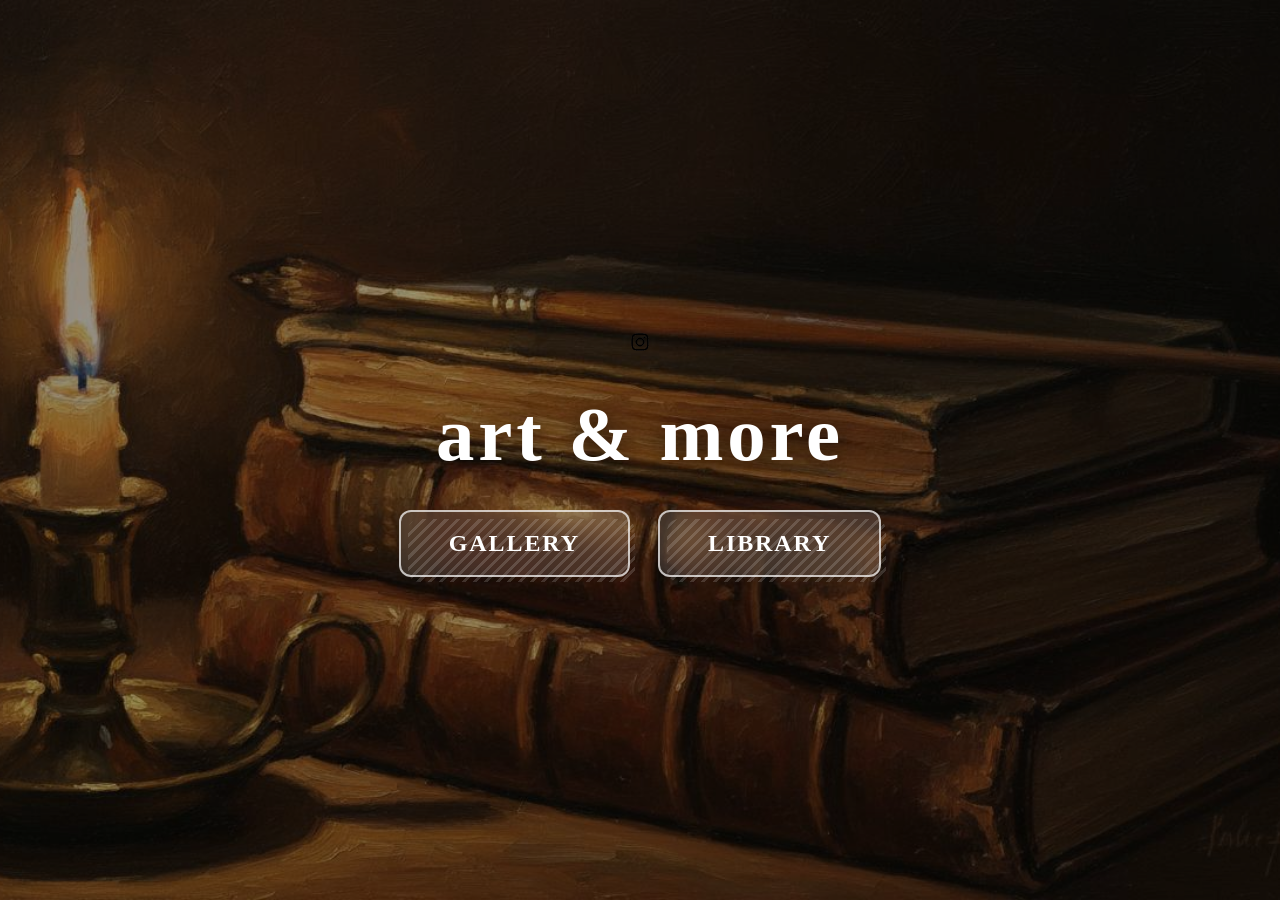
<file: index.html>
<!DOCTYPE html>
<html>
<head>
    <meta charset="UTF-8">
    <title>Redirecting...</title>
    <meta http-equiv="refresh" content="0; url=home/index.html">
</head>
<body>
    Redirecting...
</body>
</html>
</file>
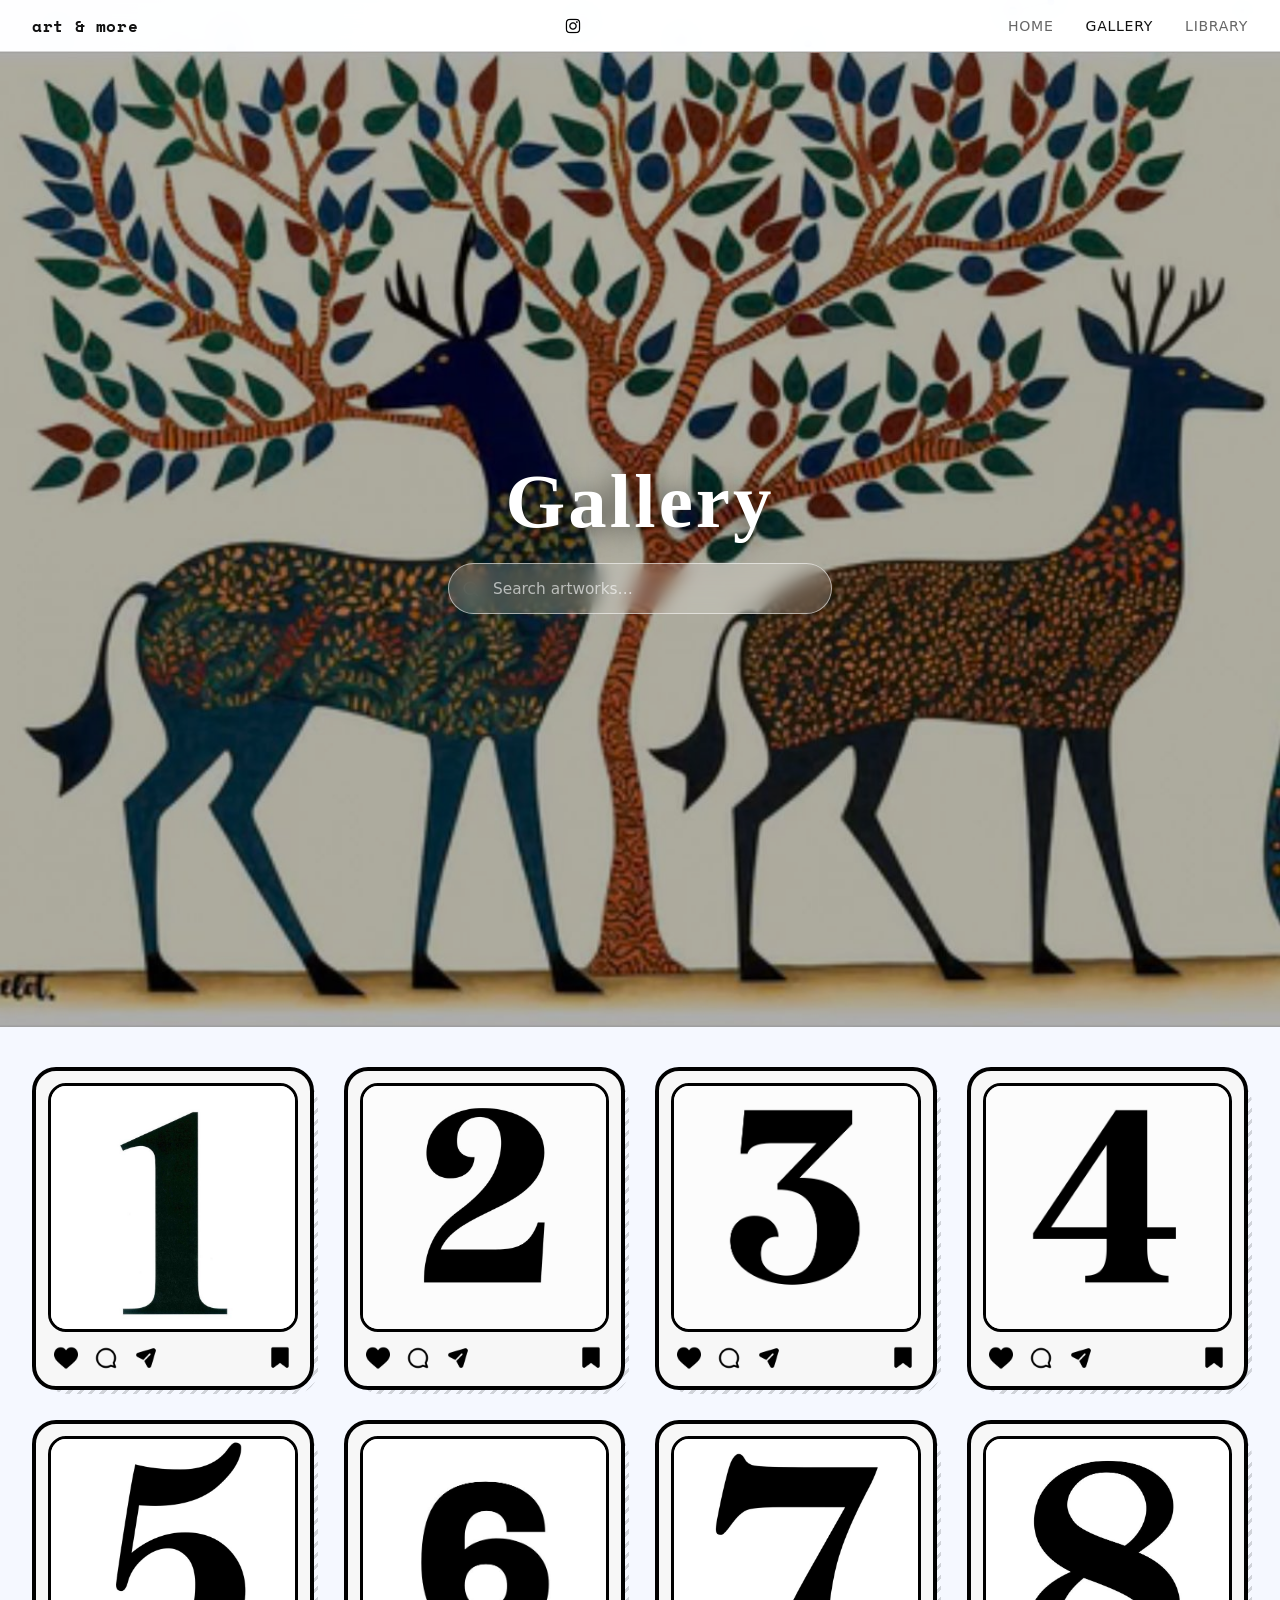
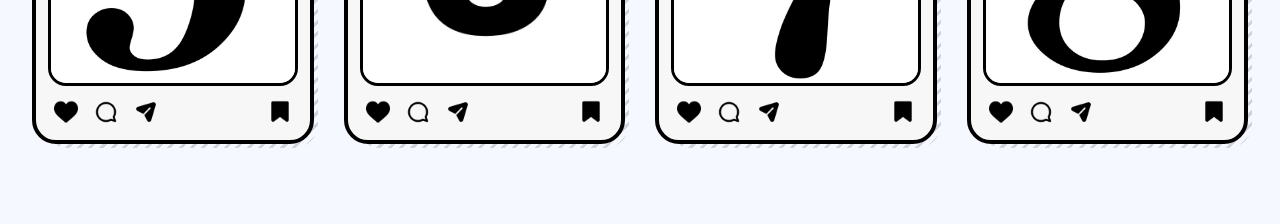
<file: gallery/index.html>
<!DOCTYPE html>
<html lang="en">

<head>

    <meta charset="UTF-8">
    <meta name="viewport" content="width=device-width, initial-scale=1.0">

    <title>Gallery | art & more</title>

    <link rel="stylesheet" href="style.css">

    <link href="https://fonts.googleapis.com/css2?family=Space+Mono:wght@400;700&display=swap" rel="stylesheet">

</head>

<body>

    <!-- Animated Background -->
    <canvas id="bgCanvas"></canvas>

    <!-- HEADER (library-style) -->
    <header class="site-header">
        <div class="header-inner">
            <span class="site-brand">art & more</span>

            <!-- IG Logo centered -->
            <a href="https://www.instagram.com/_.art_and_more._?igsh=MWM3NmZ4dXc0azN1eQ==" target="_blank" rel="noopener" class="ig-logo-link">
                <img src="../images/ig.png" alt="Instagram" class="ig-logo" />
            </a>

            <nav class="site-nav">
                <a href="../home/index.html" class="nav-link">Home</a>
                <a href="../gallery/index.html" class="nav-link active">Gallery</a>
                <a href="../library/index.html" class="nav-link">Library</a>
            </nav>
        </div>
    </header>

    <!-- HERO with responsive images + search -->
    <section class="hero">
        <!-- Desktop image -->
        <img src="img/pc.jpg" alt="Gallery" class="hero-img hero-desktop" />
        <!-- Mobile image -->
        <img src="img/mobile.jpg" alt="Gallery Mobile" class="hero-img hero-mobile" />

        <!-- Overlay: title + search centered -->
        <div class="hero-overlay">
            <h1 class="hero-title">Gallery</h1>
            <div class="hero-search-wrap">
                <svg class="search-icon" viewBox="0 0 24 24" fill="none" stroke="currentColor" stroke-width="2">
                    <circle cx="11" cy="11" r="8"/><line x1="21" y1="21" x2="16.65" y2="16.65"/>
                </svg>
                <input
                    type="text"
                    class="hero-search"
                    placeholder="Search artworks…"
                    id="gallerySearchInput"
                />
            </div>
        </div>
    </section>

    <!-- Gallery Grid -->

    <section class="gallery" id="galleryGrid">

        <!-- Post 1 -->

        <div class="post-card" data-title="artwork 1">

            <div class="image-container">

                <img src="img/1.jpg" alt="Artwork 1">

            </div>

            <div class="post-actions">

                <div class="left-icons">

                    <img src="../images/heart.png" alt="Like">

                    <img src="../images/bubble-chat.png" alt="Comment">

                    <img src="../images/send.png" alt="Share">

                </div>

                <img
                    src="../images/bookmark.png"
                    alt="Save"
                    class="save-icon"
                >

            </div>

        </div>

        <!-- Post 2 -->

        <div class="post-card" data-title="artwork 2">

            <div class="image-container">

                <img src="img/2.jpg" alt="Artwork 2">

            </div>

            <div class="post-actions">

                <div class="left-icons">

                    <img src="../images/heart.png">

                    <img src="../images/bubble-chat.png">

                    <img src="../images/send.png">

                </div>

                <img
                    src="../images/bookmark.png"
                    class="save-icon"
                >

            </div>

        </div>

        <!-- Post 3 -->

        <div class="post-card" data-title="artwork 3">

            <div class="image-container">

                <img src="img/3.jpg" alt="Artwork 3">

            </div>

            <div class="post-actions">

                <div class="left-icons">

                    <img src="../images/heart.png">

                    <img src="../images/bubble-chat.png">

                    <img src="../images/send.png">

                </div>

                <img
                    src="../images/bookmark.png"
                    class="save-icon"
                >

            </div>

        </div>

        <!-- Post 4 -->

        <div class="post-card" data-title="artwork 4">

            <div class="image-container">

                <img src="img/4.jpg" alt="Artwork 4">

            </div>

            <div class="post-actions">

                <div class="left-icons">

                    <img src="../images/heart.png">

                    <img src="../images/bubble-chat.png">

                    <img src="../images/send.png">

                </div>

                <img
                    src="../images/bookmark.png"
                    class="save-icon"
                >

            </div>

        </div>

        <!-- Post 5 -->

        <div class="post-card" data-title="artwork 5">

            <div class="image-container">

                <img src="img/5.jpg" alt="Artwork 5">

            </div>

            <div class="post-actions">

                <div class="left-icons">

                    <img src="../images/heart.png">

                    <img src="../images/bubble-chat.png">

                    <img src="../images/send.png">

                </div>

                <img
                    src="../images/bookmark.png"
                    class="save-icon"
                >

            </div>

        </div>

        <!-- Post 6 -->

        <div class="post-card" data-title="artwork 6">

            <div class="image-container">

                <img src="img/6.jpg" alt="Artwork 6">

            </div>

            <div class="post-actions">

                <div class="left-icons">

                    <img src="../images/heart.png">

                    <img src="../images/bubble-chat.png">

                    <img src="../images/send.png">

                </div>

                <img
                    src="../images/bookmark.png"
                    class="save-icon"
                >

            </div>

        </div>

        <!-- Post 7 -->

        <div class="post-card" data-title="artwork 7">

            <div class="image-container">

                <img src="img/7.jpg" alt="Artwork 7">

            </div>

            <div class="post-actions">

                <div class="left-icons">

                    <img src="../images/heart.png">

                    <img src="../images/bubble-chat.png">

                    <img src="../images/send.png">

                </div>

                <img
                    src="../images/bookmark.png"
                    class="save-icon"
                >

            </div>

        </div>

        <!-- Post 8 -->

        <div class="post-card" data-title="artwork 8">

            <div class="image-container">

                <img src="img/8.jpg" alt="Artwork 8">

            </div>

            <div class="post-actions">

                <div class="left-icons">

                    <img src="../images/heart.png">

                    <img src="../images/bubble-chat.png">

                    <img src="../images/send.png">

                </div>

                <img
                    src="../images/bookmark.png"
                    class="save-icon"
                >

            </div>

        </div>

    </section>

    <!-- No results message -->
    <p class="no-results" id="galleryNoResults" style="display:none;">No artworks found.</p>

    <!-- Coming Soon Modal Popup -->
    <div id="comingSoonModal" class="modal-overlay">
        <div class="modal-card">
            <h2>Coming Soon</h2>
            <p>We are building new creative artwork collections and custom filter tools. Stay tuned!</p>
            <button id="closeModalBtn" class="modal-btn">Explore Now</button>
        </div>
    </div>

    <script src="script.js"></script>

</body>

</html>
</file>
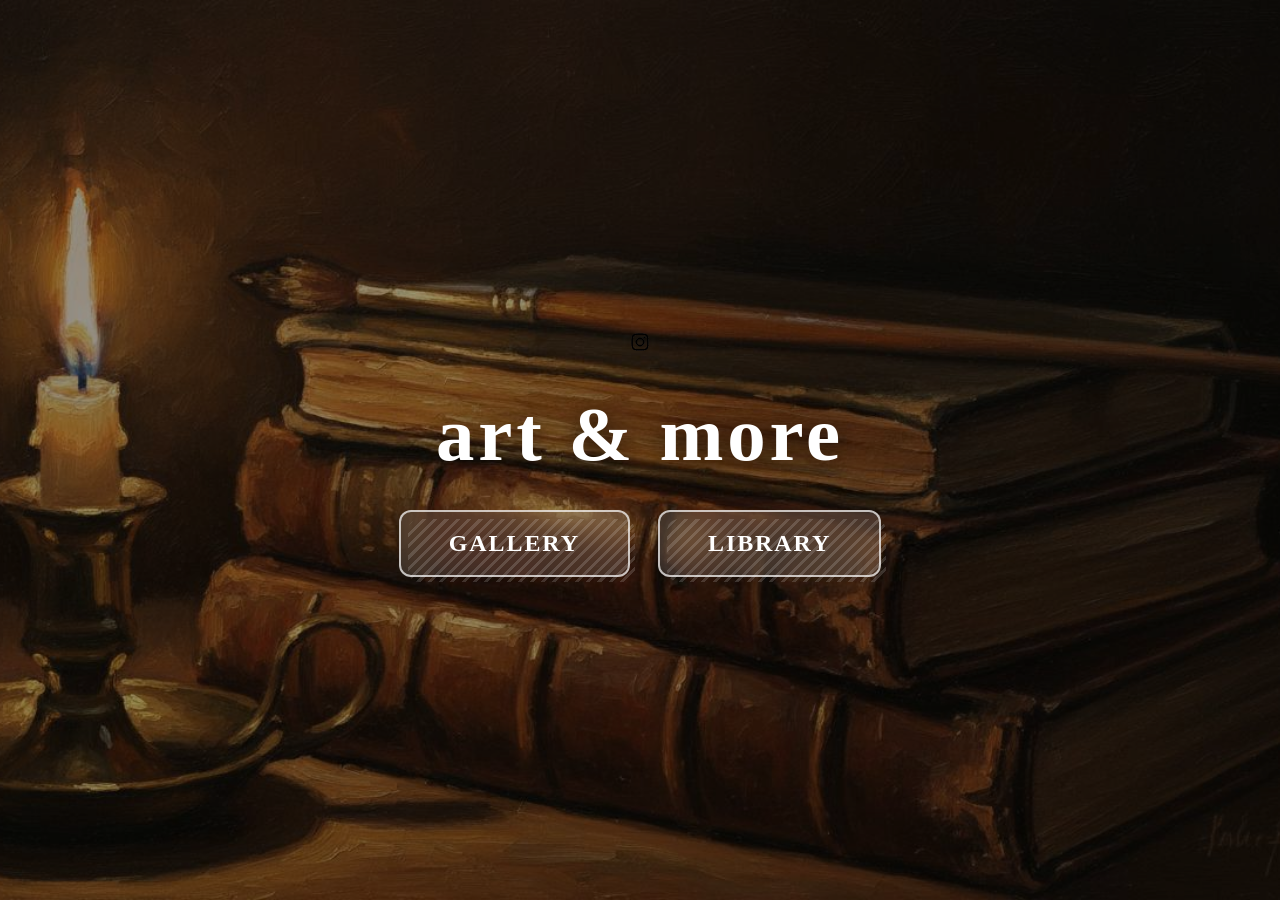
<file: home/index.html>
<!DOCTYPE html>
<html lang="en">
<head>
  <meta charset="UTF-8">
  <meta name="viewport" content="width=device-width, initial-scale=1.0">
  <title>Home | art & more</title>
  <link rel="stylesheet" href="style.css">
</head>
<body>

  <!-- Animated Background -->
  <canvas id="bgCanvas"></canvas>

  <!-- HERO with cards overlaid -->
  <section class="hero">
    <img src="img/hero-books.jpg" alt="Home Hero" class="hero-img hero-desktop" />
    <img src="img/mobile.jpg" alt="Home Mobile" class="hero-img hero-mobile" />

    <div class="hero-overlay">
      <!-- IG Logo -->
      <a href="https://www.instagram.com/_.art_and_more._?igsh=MWM3NmZ4dXc0azN1eQ==" target="_blank" rel="noopener" class="ig-logo-link">
        <img src="../images/ig.png" alt="Instagram" class="ig-logo" />
      </a>

      <h1 class="hero-title">art & more</h1>

      <!-- PORTAL CARDS on the image -->
      <div class="portal-row">
        <a href="../gallery/index.html" class="portal-card">Gallery</a>
        <a href="../library/index.html" class="portal-card">Library</a>
      </div>
    </div>
  </section>

  <script src="../gallery/script.js"></script>

</body>
</html>
</file>
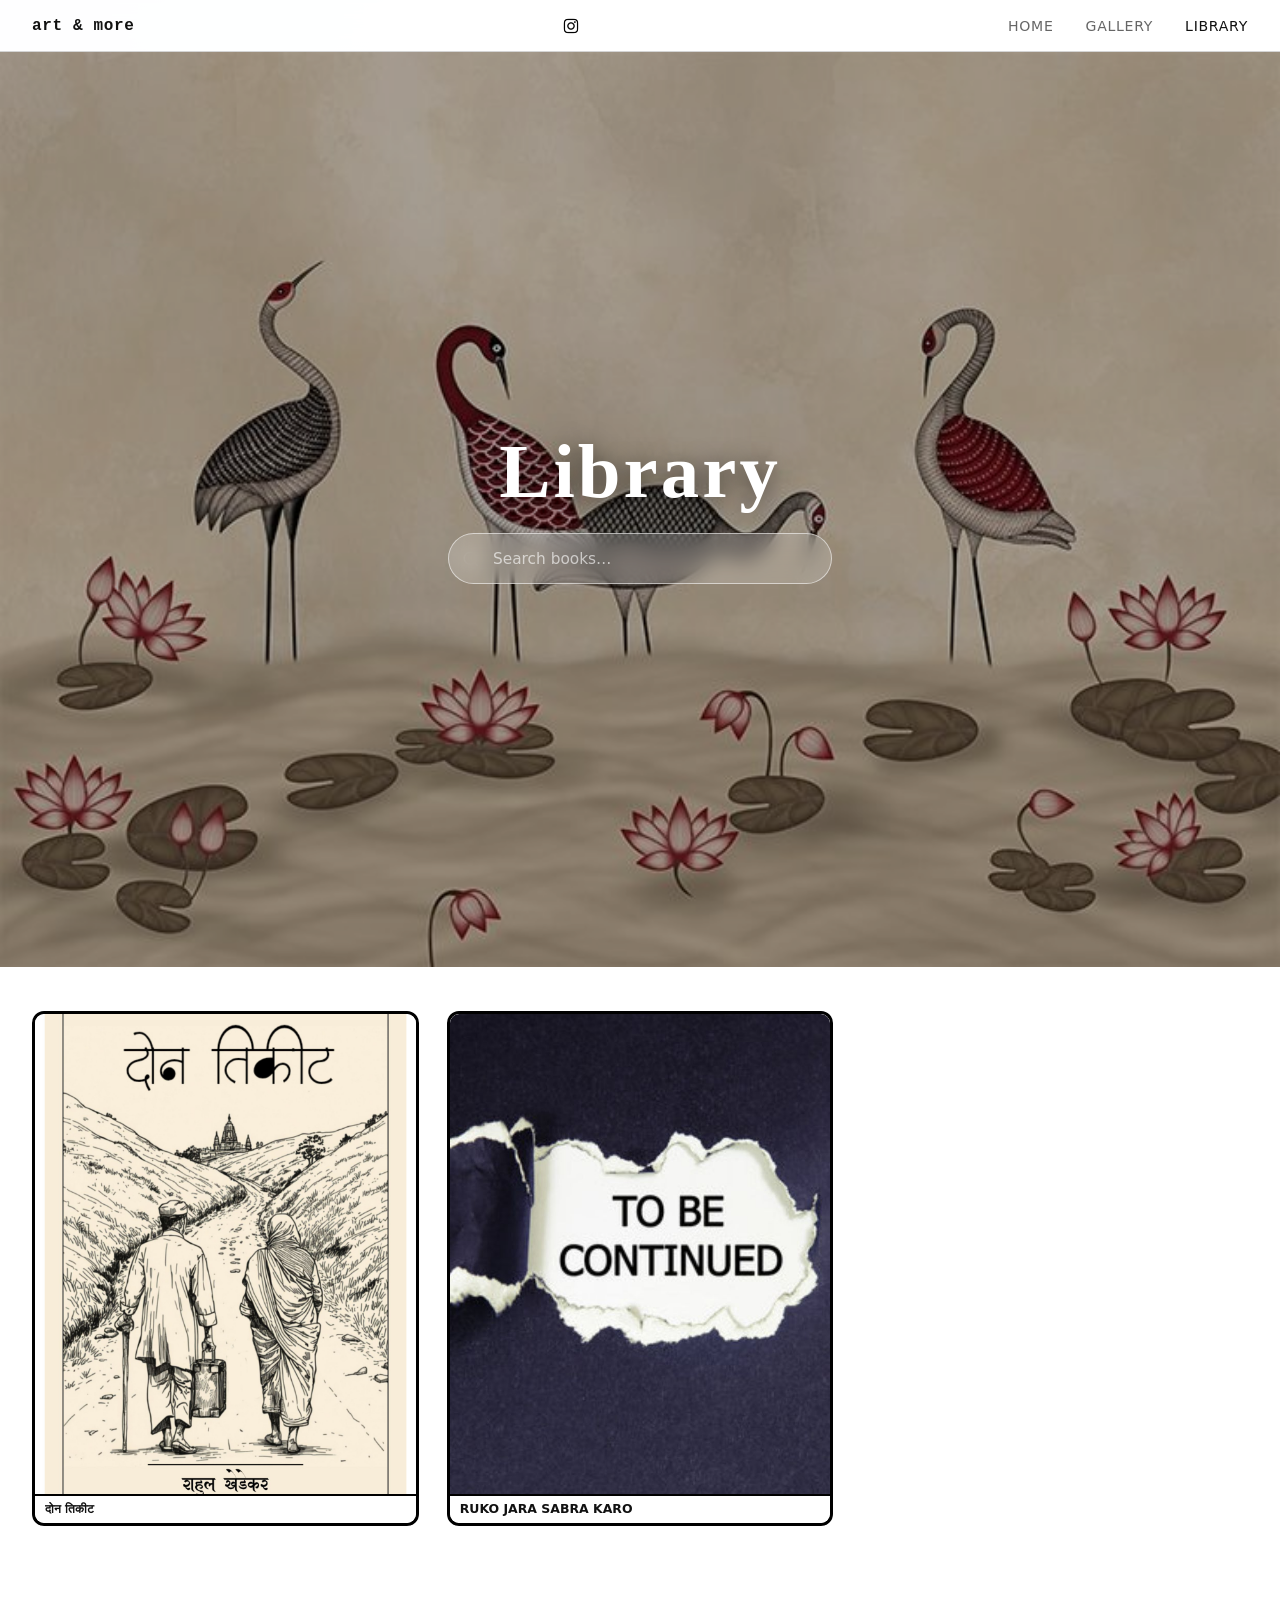
<file: library/index.html>
<!DOCTYPE html>
<html lang="en">
<head>
  <meta charset="UTF-8" />
  <meta name="viewport" content="width=device-width, initial-scale=1.0" />
  <title>Library | art & more</title>
  <link rel="stylesheet" href="style.css" />
</head>
<body>

  <!-- Animated Background -->
  <canvas id="bgCanvas"></canvas>

  <!-- HEADER -->
  <header class="site-header">
    <div class="header-inner">
      <span class="site-brand">art & more</span>

      <!-- IG Logo centered -->
      <a href="https://www.instagram.com/_.art_and_more._?igsh=MWM3NmZ4dXc0azN1eQ==" target="_blank" rel="noopener" class="ig-logo-link">
        <img src="../images/ig.png" alt="Instagram" class="ig-logo" />
      </a>

      <nav class="site-nav">
        <a href="../home/index.html" class="nav-link">Home</a>
        <a href="../gallery/index.html" class="nav-link">Gallery</a>
        <a href="./index.html" class="nav-link active">Library</a>
      </nav>
    </div>
  </header>

  <!-- HERO SECTION -->
  <section class="hero">
    <!-- Desktop image -->
    <img src="img/cranes.jpg" alt="Library" class="hero-img hero-desktop" />
    <!-- Mobile image -->
    <img src="img/mobile.jpg" alt="Library Mobile" class="hero-img hero-mobile" />

    <!-- Overlay: title + search centered -->
    <div class="hero-overlay">
      <h1 class="hero-title">Library</h1>
      <div class="hero-search-wrap">
        <svg class="search-icon" viewBox="0 0 24 24" fill="none" stroke="currentColor" stroke-width="2">
          <circle cx="11" cy="11" r="8"/><line x1="21" y1="21" x2="16.65" y2="16.65"/>
        </svg>
        <input
          type="text"
          class="hero-search"
          placeholder="Search books…"
          id="searchInput"
        />
      </div>
    </div>
  </section>

  <!-- BOOK GRID -->
  <main class="library-section">
    <div class="book-grid" id="bookGrid"></div>
    <p class="no-results" id="noResults" style="display:none;">No books found.</p>
  </main>

  <script src="../gallery/script.js"></script>
  <script src="script.js"></script>
</body>
</html>
</file>
<file: gallery/style.css>
/* ============================================================
   RESET & ROOT
============================================================ */
*, *::before, *::after {
    box-sizing: border-box;
    margin: 0;
    padding: 0;
}

:root {
    --bg: #f5f8ff;
    --card: #f7f7f7;
    --blue: #2563eb;
    --text: #111111;
    --border: #d4d4d4;
    --text-muted: #666666;
    --header-h: 52px;
    --font-display: 'Georgia', serif;
    --font-mono: 'Space Mono', 'Courier New', monospace;
    --font-body: 'Segoe UI', system-ui, sans-serif;
    --radius-card: 24px;
    --radius-sm: 30px;
}

html { scroll-behavior: smooth; }

body {
    font-family: var(--font-body);
    background: var(--bg);
    overflow-x: hidden;
    color: var(--text);
}

/* ============================================================
   IG LOGO
============================================================ */
.ig-logo-link {
    display: inline-block;
    line-height: 0;
    transition: opacity 0.2s ease, transform 0.2s ease;
    flex-shrink: 0;
}

.ig-logo-link:hover {
    opacity: 0.8;
    transform: scale(1.08);
}

.ig-logo {
    width: 32px;
    height: 32px;
    object-fit: cover;
    border-radius: 50%;
    display: block;
}


/* ============================================================
   ANIMATED BACKGROUND
============================================================ */
#bgCanvas {
    position: fixed;
    top: 0;
    left: 0;
    width: 100%;
    height: 100%;
    z-index: -1;
    background:
        radial-gradient(circle at top left, rgba(37,99,235,.12), transparent 30%),
        radial-gradient(circle at bottom right, rgba(59,130,246,.12), transparent 30%),
        linear-gradient(180deg, #eef5ff, #f8fbff);
}

/* ============================================================
   HEADER (library-style)
============================================================ */
.site-header {
    position: sticky;
    top: 0;
    z-index: 100;
    height: var(--header-h);
    background: rgba(255,255,255,0.96);
    backdrop-filter: blur(10px);
    border-bottom: 1px solid var(--border);
}

.header-inner {
    max-width: 1320px;
    margin: 0 auto;
    height: 100%;
    display: flex;
    align-items: center;
    justify-content: space-between;
    padding: 0 32px;
}

.site-brand {
    font-family: var(--font-mono);
    font-size: 1rem;
    letter-spacing: 0.04em;
    color: var(--text);
    font-weight: 700;
    white-space: nowrap;
}

.site-nav {
    display: flex;
    gap: 32px;
    align-items: center;
}

.nav-link {
    text-decoration: none;
    font-family: var(--font-body);
    font-size: 0.88rem;
    letter-spacing: 0.05em;
    text-transform: uppercase;
    color: var(--text-muted);
    transition: color 0.2s;
    font-weight: 500;
}

.nav-link:hover,
.nav-link.active {
    color: var(--text);
}

/* ============================================================
   HERO — responsive images + search overlay
============================================================ */
.hero {
    position: relative;
    width: 100%;
    line-height: 0;
}

.hero-img {
    width: 100%;
    height: auto;
    display: block;
}

.hero-desktop { display: block; }
.hero-mobile  { display: none;  }

.hero-overlay {
    position: absolute;
    inset: 0;
    display: flex;
    flex-direction: column;
    align-items: center;
    justify-content: center;
    gap: 22px;
    background: rgba(0,0,0,0.32);
}

.hero-title {
    font-family: var(--font-display);
    font-size: clamp(3rem, 6vw, 6rem);
    font-weight: 700;
    color: #ffffff;
    letter-spacing: 0.04em;
    text-shadow: 0 3px 24px rgba(0,0,0,0.6);
    line-height: 1;
}

.hero-search-wrap {
    position: relative;
    width: clamp(260px, 30vw, 480px);
}

.search-icon {
    position: absolute;
    left: 14px;
    top: 50%;
    transform: translateY(-50%);
    width: 18px;
    height: 18px;
    stroke: rgba(255,255,255,0.7);
    pointer-events: none;
}

.hero-search {
    width: 100%;
    height: clamp(40px, 4vw, 54px);
    background: rgba(255,255,255,0.18);
    backdrop-filter: blur(10px);
    border: 1.5px solid rgba(255,255,255,0.55);
    border-radius: var(--radius-sm);
    color: #fff;
    font-size: clamp(0.85rem, 1.2vw, 1rem);
    font-family: var(--font-body);
    padding: 0 18px 0 44px;
    outline: none;
    transition: border-color 0.2s, background 0.2s;
}

.hero-search::placeholder { color: rgba(255,255,255,0.62); }
.hero-search:focus {
    border-color: rgba(255,255,255,0.95);
    background: rgba(255,255,255,0.26);
}

/* ============================================================
   GALLERY GRID
============================================================ */
.gallery {
    width: 95%;
    max-width: 1600px;
    margin: 40px auto 80px;
    display: grid;
    grid-template-columns: repeat(4, 1fr);
    gap: 30px;
}

/* ============================================================
   INSTAGRAM CARD
============================================================ */
.post-card {
    width: 100%;
    max-width: 360px;
    margin: auto;
    background: var(--card);
    border: 4px solid #000;
    border-radius: var(--radius-card);
    padding: 12px;
    transition: .35s;
    position: relative;
    transform-style: preserve-3d;
}

.post-card::after {
    content: '';
    position: absolute;
    top: 8px;
    left: 8px;
    right: -8px;
    bottom: -8px;
    border-radius: var(--radius-card);
    background: repeating-linear-gradient(
        -45deg,
        rgba(0,0,0,0.15),
        rgba(0,0,0,0.15) 2.9px,
        transparent 2.9px,
        transparent 8px
    );
    z-index: -1;
    transform: translateZ(-1px);
    transition: .35s;
}

.post-card:hover {
    transform: translateY(-8px);
}

.post-card:hover::after {
    top: 14px;
    left: 14px;
    right: -14px;
    bottom: -14px;
    background: repeating-linear-gradient(
        -45deg,
        rgba(37,99,235,0.2),
        rgba(37,99,235,0.2) 2.9px,
        transparent 2.9px,
        transparent 8px
    );
    transform: translateZ(-1px);
}

/* ============================================================
   IMAGE BOX
============================================================ */
.image-container {
    width: 100%;
    aspect-ratio: 1/1;
    border: 3px solid #000;
    border-radius: 18px;
    overflow: hidden;
    background: #ddd;
}

.image-container img {
    width: 100%;
    height: 100%;
    object-fit: cover;
    display: block;
    transition: .4s;
}

.post-card:hover img {
    transform: scale(1.05);
}

/* ============================================================
   ICON BAR
============================================================ */
.post-actions {
    display: flex;
    justify-content: space-between;
    align-items: center;
    padding: 14px 6px 4px;
}

.left-icons {
    display: flex;
    gap: 16px;
}

.left-icons img {
    width: 24px;
    height: 24px;
    cursor: pointer;
    transition: .25s;
}

.save-icon {
    width: 24px;
    height: 24px;
    cursor: pointer;
    transition: .25s;
}

.left-icons img:hover,
.save-icon:hover {
    transform: scale(1.15);
}

/* ============================================================
   NO RESULTS
============================================================ */
.no-results {
    text-align: center;
    color: var(--text-muted);
    font-size: 1rem;
    padding: 60px 0 80px;
    font-family: var(--font-body);
}

/* ============================================================
   COMING SOON MODAL
============================================================ */
.modal-overlay {
    position: fixed;
    top: 0;
    left: 0;
    width: 100%;
    height: 100%;
    background: rgba(0,0,0,0.4);
    backdrop-filter: blur(8px);
    display: flex;
    justify-content: center;
    align-items: center;
    z-index: 9999;
    opacity: 0;
    pointer-events: none;
    transition: opacity 0.4s ease;
}

.modal-overlay.active {
    opacity: 1;
    pointer-events: auto;
}

.modal-card {
    background: #ffffff;
    border: 4px solid #000;
    border-radius: 24px;
    padding: 35px 25px;
    width: 90%;
    max-width: 400px;
    text-align: center;
    outline: 2px solid #000;
    outline-offset: 4px;
    transform: translateY(20px);
    transition: transform 0.4s cubic-bezier(0.175, 0.885, 0.32, 1.275);
    position: relative;
    transform-style: preserve-3d;
}

.modal-card::after {
    content: '';
    position: absolute;
    top: 12px;
    left: 12px;
    right: -12px;
    bottom: -12px;
    border-radius: 24px;
    background: repeating-linear-gradient(
        -45deg,
        rgba(0,0,0,0.15),
        rgba(0,0,0,0.15) 2.9px,
        transparent 2.9px,
        transparent 8px
    );
    z-index: -1;
    transform: translateZ(-1px);
}

.modal-overlay.active .modal-card {
    transform: translateY(0);
}

.modal-card h2 {
    font-size: 28px;
    font-weight: 700;
    color: #000;
    margin-bottom: 12px;
    letter-spacing: 1px;
    font-family: var(--font-body);
}

.modal-card p {
    font-size: 14px;
    line-height: 1.6;
    color: #555;
    margin-bottom: 24px;
    font-family: var(--font-body);
}

.modal-btn {
    font-family: var(--font-mono);
    font-size: 14px;
    font-weight: 700;
    color: #000;
    background: #ffffff;
    border: 3px solid #000;
    border-radius: 12px;
    padding: 10px 24px;
    cursor: pointer;
    box-shadow: 4px 4px 0 #000;
    transition: all 0.2s ease;
    outline: none;
}

.modal-btn:hover {
    background: var(--blue);
    color: #ffffff;
    box-shadow: 2px 2px 0 #000;
    transform: translate(2px, 2px);
}

.modal-btn:active {
    box-shadow: 0 0 0 #000;
    transform: translate(4px, 4px);
}

/* ============================================================
   RESPONSIVE
============================================================ */
@media (max-width: 1024px) {
    .gallery {
        grid-template-columns: repeat(3, 1fr);
        gap: 20px;
    }
}

@media (max-width: 768px) {
    .hero-desktop { display: none !important; }
    .hero-mobile  { display: block !important; }

    .hero-title { font-size: 2.2rem; }
    .hero-search-wrap { width: calc(100% - 48px); }

    .gallery {
        grid-template-columns: repeat(2, 1fr);
        gap: 15px;
    }

    .post-card {
        width: 100%;
        max-width: none;
        border: 3px solid #000;
        padding: 8px;
        border-radius: 16px;
    }

    .image-container {
        border: 2px solid #000;
        border-radius: 12px;
    }

    .header-inner { padding: 0 16px; }
    .site-brand   { font-size: 0.8rem; }
    .site-nav     { gap: 16px; }
    .nav-link     { font-size: 0.78rem; }
}

@media (max-width: 420px) {
    .gallery { gap: 10px; }
    .hero-title { font-size: 1.8rem; }
}
</file>
<file: home/style.css>
/* ============================================================
   RESET & ROOT
============================================================ */
*, *::before, *::after {
  box-sizing: border-box;
  margin: 0;
  padding: 0;
}

:root {
  --font-display: 'Georgia', serif;
  --font-body: 'Segoe UI', system-ui, sans-serif;
  --radius-card: 12px;
}

html, body {
  width: 100%;
  height: 100%;
}

body {
  font-family: var(--font-body);
  background: #000;
  overflow: hidden; /* full-screen hero */
}

/* IG Logo */
.ig-logo-link {
  display: inline-block;
  line-height: 0;
  transition: opacity 0.2s ease, transform 0.2s ease;
}

.ig-logo-link:hover {
  opacity: 0.8;
  transform: scale(1.08);
}

.ig-logo {
  width: 38px;
  height: 38px;
  object-fit: cover;
  border-radius: 50%;
  display: block;
}


/* ============================================================
   ANIMATED BACKGROUND
============================================================ */
#bgCanvas {
  position: fixed;
  top: 0;
  left: 0;
  width: 100%;
  height: 100%;
  z-index: 0;
}

/* ============================================================
   HERO — full screen
============================================================ */
.hero {
  position: relative;
  width: 100%;
  height: 100vh;
  z-index: 1;
  overflow: hidden;
}

.hero-img {
  width: 100%;
  height: 100%;
  object-fit: cover;
  object-position: center;
  display: block;
}

.hero-desktop { display: block; }
.hero-mobile  { display: none;  }

/* Dark overlay so text is readable */
.hero-overlay {
  position: absolute;
  inset: 0;
  display: flex;
  flex-direction: column;
  align-items: center;
  justify-content: center;
  gap: 36px;
  background: rgba(0, 0, 0, 0.40);
}

.hero-title {
  font-family: var(--font-display);
  font-size: clamp(2.8rem, 6vw, 6rem);
  font-weight: 700;
  color: #ffffff;
  letter-spacing: 0.05em;
  text-shadow: 0 4px 28px rgba(0,0,0,0.7);
  line-height: 1;
  text-align: center;
}

/* ============================================================
   PORTAL CARDS — side by side on the image
============================================================ */
.portal-row {
  display: flex;
  flex-direction: row;
  gap: 28px;
  align-items: center;
  justify-content: center;
}

.portal-card {
  /* text only, card style */
  font-family: var(--font-display);
  font-size: clamp(1.1rem, 2vw, 1.5rem);
  font-weight: 700;
  letter-spacing: 0.08em;
  text-transform: uppercase;
  color: #ffffff;
  text-decoration: none;

  /* card box */
  padding: 18px 48px;
  background: rgba(255, 255, 255, 0.12);
  backdrop-filter: blur(12px);
  border: 2.5px solid rgba(255, 255, 255, 0.7);
  border-radius: var(--radius-card);

  /* hatching shadow */
  position: relative;
  transform-style: preserve-3d;

  transition: transform 0.25s ease, background 0.25s ease, border-color 0.25s ease;
}

.portal-card::after {
  content: '';
  position: absolute;
  top: 7px;
  left: 7px;
  right: -7px;
  bottom: -7px;
  border-radius: var(--radius-card);
  background: repeating-linear-gradient(
    -45deg,
    rgba(255, 255, 255, 0.15),
    rgba(255, 255, 255, 0.15) 2.9px,
    transparent 2.9px,
    transparent 8px
  );
  z-index: -1;
  transform: translateZ(-1px);
  transition: all 0.25s ease;
}

.portal-card:hover {
  transform: translateY(-6px);
  background: rgba(255, 255, 255, 0.22);
  border-color: #ffffff;
}

.portal-card:hover::after {
  top: 12px;
  left: 12px;
  right: -12px;
  bottom: -12px;
  background: repeating-linear-gradient(
    -45deg,
    rgba(255, 255, 255, 0.25),
    rgba(255, 255, 255, 0.25) 2.9px,
    transparent 2.9px,
    transparent 8px
  );
}

/* ============================================================
   RESPONSIVE
============================================================ */
@media (max-width: 768px) {
  body { overflow: auto; }

  .hero { height: 100svh; }

  .hero-desktop { display: none !important; }
  .hero-mobile  { display: block !important; }

  .hero-title { font-size: 2.2rem; }

  .portal-row {
    gap: 16px;
  }

  .portal-card {
    font-size: 1rem;
    padding: 14px 32px;
  }
}

@media (max-width: 420px) {
  .portal-row {
    flex-direction: column;
    gap: 14px;
  }

  .portal-card {
    width: 80vw;
    text-align: center;
    padding: 14px 20px;
  }
}
</file>
<file: library/style.css>
/* ============================================================
   RESET & ROOT
============================================================ */
*, *::before, *::after {
  box-sizing: border-box;
  margin: 0;
  padding: 0;
}

:root {
  --bg: #ffffff;
  --surface: #f5f5f5;
  --card-bg: #ffffff;
  --border: #d4d4d4;
  --border-dark: #bbbbbb;
  --gold: #b8922a;
  --text-primary: #111111;
  --text-muted: #666666;
  --header-h: 52px;
  --font-display: 'Georgia', serif;
  --font-mono: 'Courier New', monospace;
  --font-body: 'Segoe UI', system-ui, sans-serif;
  --radius-card: 12px;
  --radius-sm: 30px;
  --shadow-card: 6px 6px 0 #000000;
  --shadow-hover: 10px 10px 0 var(--gold);
}

html { scroll-behavior: smooth; }

body {
  background: transparent;
  color: var(--text-primary);
  font-family: var(--font-body);
  min-height: 100vh;
}

/* ============================================================
   ANIMATED BACKGROUND
   ============================================================ */
#bgCanvas {
  position: fixed;
  top: 0;
  left: 0;
  width: 100%;
  height: 100%;
  z-index: -1;
  background: radial-gradient(
      circle at top left,
      rgba(37, 99, 235, 0.12),
      transparent 30%
    ),
    radial-gradient(
      circle at bottom right,
      rgba(59, 130, 246, 0.12),
      transparent 30%
    ),
    linear-gradient(180deg, #eef5ff, #f8fbff);
}

/* ============================================================
   HEADER
============================================================ */
.site-header {
  position: sticky;
  top: 0;
  z-index: 100;
  height: var(--header-h);
  background: rgba(255,255,255,0.96);
  backdrop-filter: blur(10px);
  border-bottom: 1px solid var(--border);
}

.header-inner {
  max-width: 1320px;
  margin: 0 auto;
  height: 100%;
  display: flex;
  align-items: center;
  justify-content: space-between;
  padding: 0 32px;
}

.site-brand {
  font-family: var(--font-mono);
  font-size: 1rem;
  letter-spacing: 0.04em;
  color: var(--text-primary);
  font-weight: 700;
  white-space: nowrap;
}

/* IG Logo — centered in header */
.ig-logo-link {
  display: inline-block;
  line-height: 0;
  transition: opacity 0.2s ease, transform 0.2s ease;
  flex-shrink: 0;
}

.ig-logo-link:hover {
  opacity: 0.8;
  transform: scale(1.08);
}

.ig-logo {
  width: 32px;
  height: 32px;
  object-fit: cover;
  border-radius: 50%;
  display: block;
}


.site-nav {
  display: flex;
  gap: 32px;
  align-items: center;
}

.nav-link {
  text-decoration: none;
  font-family: var(--font-body);
  font-size: 0.88rem;
  letter-spacing: 0.05em;
  text-transform: uppercase;
  color: var(--text-muted);
  transition: color 0.2s;
  font-weight: 500;
}

.nav-link:hover,
.nav-link.active {
  color: var(--text-primary);
}

/* ============================================================
   HERO — image natural height (no crop), overlay centered
============================================================ */
.hero {
  position: relative;
  width: 100%;
  line-height: 0;
}

.hero-img {
  width: 100%;
  height: auto;
  display: block;
}

.hero-desktop { display: block; }
.hero-mobile  { display: none;  }

/* Overlay perfectly centered */
.hero-overlay {
  position: absolute;
  inset: 0;
  display: flex;
  flex-direction: column;
  align-items: center;
  justify-content: center;
  gap: 22px;
  background: rgba(0,0,0,0.32);
}

/* FIX 1: larger title on desktop */
.hero-title {
  font-family: var(--font-display);
  font-size: clamp(3rem, 6vw, 6rem);   /* scales with viewport width */
  font-weight: 700;
  color: #ffffff;
  letter-spacing: 0.04em;
  text-shadow: 0 3px 24px rgba(0,0,0,0.6);
  line-height: 1;
}

/* FIX 1: search bar also proportional */
.hero-search-wrap {
  position: relative;
  width: clamp(260px, 30vw, 480px);    /* grows with viewport */
}

.search-icon {
  position: absolute;
  left: 14px;
  top: 50%;
  transform: translateY(-50%);
  width: 18px;
  height: 18px;
  stroke: rgba(255,255,255,0.7);
  pointer-events: none;
}

.hero-search {
  width: 100%;
  height: clamp(40px, 4vw, 54px);
  background: rgba(255,255,255,0.18);
  backdrop-filter: blur(10px);
  border: 1.5px solid rgba(255,255,255,0.55);
  border-radius: var(--radius-sm);
  color: #fff;
  font-size: clamp(0.85rem, 1.2vw, 1rem);
  font-family: var(--font-body);
  padding: 0 18px 0 44px;
  outline: none;
  transition: border-color 0.2s, background 0.2s;
}

.hero-search::placeholder { color: rgba(255,255,255,0.62); }
.hero-search:focus {
  border-color: rgba(255,255,255,0.95);
  background: rgba(255,255,255,0.26);
}

/* ============================================================
   LIBRARY SECTION
============================================================ */
.library-section {
  max-width: 1320px;
  margin: 0 auto;
  padding: 44px 32px 80px;
}

.book-grid {
  display: grid;
  grid-template-columns: repeat(3, 1fr);
  gap: 28px;
}

/* ============================================================
   BOOK CARD
============================================================ */
.book-card {
  background: var(--card-bg);
  border: 3px solid #000;
  border-radius: var(--radius-card);
  cursor: pointer;
  text-decoration: none;
  color: inherit;
  display: flex;
  flex-direction: column;
  aspect-ratio: 3 / 4;
  overflow: hidden;
  transition: transform 0.22s ease, border-color 0.22s ease;
  position: relative;
  transform-style: preserve-3d;
}

.book-card::after {
  content: '';
  position: absolute;
  top: 6px;
  left: 6px;
  right: -6px;
  bottom: -6px;
  border-radius: var(--radius-card);
  background: repeating-linear-gradient(
      -45deg,
      rgba(0, 0, 0, 0.15),
      rgba(0, 0, 0, 0.15) 2.9px,
      transparent 2.9px,
      transparent 8px
  );
  z-index: -1;
  transform: translateZ(-1px);
  transition: all 0.22s ease;
}

.book-card:hover {
  transform: translateY(-4px);
  border-color: #000;
}

.book-card:hover::after {
  top: 10px;
  left: 10px;
  right: -10px;
  bottom: -10px;
  background: repeating-linear-gradient(
      -45deg,
      rgba(184, 146, 42, 0.2),
      rgba(184, 146, 42, 0.2) 2.9px,
      transparent 2.9px,
      transparent 8px
  );
  transform: translateZ(-1px);
}

/* Cover wrapper: fills ~90% of the card */
.book-cover-wrap {
  width: 100%;
  flex: 1 1 auto;
  overflow: hidden;
  background: #f0f0f0;
  display: flex;
  align-items: center;
  justify-content: center;
  border-bottom: 2px solid #000;
  border-top-left-radius: 9px;
  border-top-right-radius: 9px;
}

.book-cover {
  width: 100%;
  height: 100%;
  object-fit: cover;
  object-position: center;
  display: block;
}

/* FIX 2: thin name strip — ~10% of the card */
.book-info {
  padding: 6px 10px;
  display: flex;
  align-items: center;
  background: #ffffff;
  flex: 0 0 auto;
  border-bottom-left-radius: 9px;
  border-bottom-right-radius: 9px;
}

.book-title {
  font-family: var(--font-body);
  font-size: 0.78rem;
  font-weight: 600;
  color: #111111;
  line-height: 1.2;
  white-space: nowrap;
  overflow: hidden;
  text-overflow: ellipsis;
  width: 100%;
}

.no-results {
  text-align: center;
  color: var(--text-muted);
  font-size: 1rem;
  padding: 60px 0;
}

/* ============================================================
   READER PAGE
============================================================ */
.reader-page {
  background: #fff;
  color: #111;
  font-family: var(--font-body);
  height: 100vh;
  height: 100dvh;   /* dynamic viewport height on mobile */
  display: flex;
  flex-direction: column;
  overflow: hidden;
}

/* ---- TOOLBAR ---- */
/* FIX 4: toolbar wraps to 2 rows on mobile instead of going off-screen */
.reader-toolbar {
  background: #fff;
  border-bottom: 1.5px solid var(--border);
  display: flex;
  align-items: center;
  padding: 6px 12px;
  gap: 5px;
  flex-shrink: 0;
  flex-wrap: wrap;        /* wrap onto 2 lines on mobile */
  overflow: visible;
}

.tb-brand {
  font-family: var(--font-mono);
  font-size: 0.8rem;
  color: var(--text-primary);
  font-weight: 700;
  flex-shrink: 0;
}

.tb-title {
  font-size: 0.78rem;
  color: var(--text-muted);
  white-space: nowrap;
  overflow: hidden;
  text-overflow: ellipsis;
  flex: 1;
  min-width: 80px;
  max-width: 200px;
}

.tb-sep {
  width: 1px;
  height: 20px;
  background: var(--border);
  flex-shrink: 0;
  margin: 0 1px;
}

.tb-btn {
  background: transparent;
  border: 1.5px solid var(--border);
  border-radius: 7px;
  color: var(--text-primary);
  font-size: 0.76rem;
  padding: 5px 9px;
  cursor: pointer;
  transition: border-color 0.15s, background 0.15s;
  white-space: nowrap;
  flex-shrink: 0;
  font-family: var(--font-body);
  display: inline-flex;
  align-items: center;
  gap: 4px;
  line-height: 1;
  text-decoration: none;
  touch-action: manipulation;
}

.tb-btn:hover,
.tb-btn:active {
  border-color: #111;
  background: #f0f0f0;
}

.tb-btn.active {
  border-color: var(--text-primary);
  background: var(--text-primary);
  color: #fff;
}

.tb-btn svg {
  width: 12px;
  height: 12px;
  stroke: currentColor;
  fill: none;
  stroke-width: 2;
  flex-shrink: 0;
}

.tb-select {
  background: #fff;
  border: 1.5px solid var(--border);
  border-radius: 7px;
  color: var(--text-primary);
  font-size: 0.76rem;
  padding: 5px 6px;
  cursor: pointer;
  outline: none;
  flex-shrink: 0;
  font-family: var(--font-body);
  touch-action: manipulation;
}

.tb-select:focus { border-color: #111; }

.page-label {
  font-size: 0.76rem;
  color: var(--text-muted);
  flex-shrink: 0;
  padding: 5px 8px;
  background: #f5f5f5;
  border: 1.5px solid var(--border);
  border-radius: 7px;
  white-space: nowrap;
}

/* ---- PDF VIEWPORT ---- */
.reader-viewport {
  flex: 1;
  overflow: auto;
  display: flex;
  flex-direction: column;
  align-items: center;
  gap: 20px;
  padding: 28px 16px;
  transition: background 0.3s;
  background: #e8e8e8;
  /* FIX 3: allow native pinch-zoom on mobile */
  -webkit-overflow-scrolling: touch;
  touch-action: pan-x pan-y pinch-zoom;
}

.reader-viewport.mode-scroll {
  overflow-y: auto;
  overflow-x: auto;       /* allow horizontal scroll when zoomed in */
  justify-content: flex-start;
}

.reader-viewport.mode-swipe {
  overflow: hidden;
  justify-content: center;
  padding: 12px 8px;
  position: relative;
  touch-action: pan-y pinch-zoom;  /* allow pinch zoom in swipe mode */
}

/* Themes */
.reader-viewport.theme-white  { background: #e8e8e8; }
.reader-viewport.theme-light  { background: #f5f0e8; }
.reader-viewport.theme-sepia  { background: #c8b89a; }
.reader-viewport.theme-dark   { background: #2a2a2a; }

/* Page wrapper */
.page-wrapper {
  box-shadow: 0 3px 20px rgba(0,0,0,0.25);
  line-height: 0;
  position: relative;
  flex-shrink: 0;
  background: #fff;
}

.page-wrapper canvas {
  display: block;
  max-width: 100%;
}

/* Swipe mode: constrain page to viewport */
.mode-swipe .page-wrapper {
  max-width: 100%;
}

.mode-swipe .page-wrapper canvas {
  max-width: 100%;
  height: auto !important;
}

/* Swipe arrows */
.swipe-arrow {
  position: fixed;
  top: 50%;
  transform: translateY(-50%);
  background: rgba(255,255,255,0.9);
  border: 1.5px solid var(--border);
  color: var(--text-primary);
  border-radius: 50%;
  width: 42px;
  height: 42px;
  font-size: 1.1rem;
  cursor: pointer;
  z-index: 30;
  display: none;
  align-items: center;
  justify-content: center;
  transition: background 0.15s, border-color 0.15s;
  box-shadow: 0 2px 12px rgba(0,0,0,0.15);
  touch-action: manipulation;
  -webkit-tap-highlight-color: transparent;
}

.swipe-arrow:hover,
.swipe-arrow:active {
  background: #fff;
  border-color: #111;
}

.swipe-arrow.arrow-left  { left: 10px; }
.swipe-arrow.arrow-right { right: 10px; }

/* Show flex when .visible class added by JS */
.swipe-arrow.visible { display: flex; }

/* Bookmark dot */
.bm-dot {
  position: absolute;
  top: 0;
  right: 0;
  width: 0;
  height: 0;
  border-top: 28px solid #b8922a;
  border-left: 28px solid transparent;
}

/* ---- LOADING ---- */
.reader-loading {
  position: fixed;
  inset: 0;
  background: #fff;
  display: flex;
  flex-direction: column;
  align-items: center;
  justify-content: center;
  z-index: 999;
  gap: 16px;
}

.spinner {
  width: 40px;
  height: 40px;
  border: 3px solid #ddd;
  border-top-color: #111;
  border-radius: 50%;
  animation: spin 0.7s linear infinite;
}

@keyframes spin { to { transform: rotate(360deg); } }

.reader-loading p {
  font-family: var(--font-mono);
  color: var(--text-muted);
  font-size: 0.88rem;
}

/* ---- BOOKMARK PANEL ---- */
.bm-panel {
  position: fixed;
  right: 0;
  top: 0;
  bottom: 0;
  width: 260px;
  background: #fff;
  border-left: 1.5px solid var(--border);
  z-index: 200;
  transform: translateX(100%);
  transition: transform 0.26s ease;
  display: flex;
  flex-direction: column;
  box-shadow: -4px 0 20px rgba(0,0,0,0.1);
}

.bm-panel.open { transform: translateX(0); }

.bm-head {
  padding: 14px 18px;
  border-bottom: 1px solid var(--border);
  display: flex;
  align-items: center;
  justify-content: space-between;
  padding-top: 20px;
}

.bm-head h3 {
  font-family: var(--font-mono);
  font-size: 0.82rem;
  font-weight: 700;
  letter-spacing: 0.05em;
  text-transform: uppercase;
  color: var(--text-primary);
}

.bm-close {
  background: none;
  border: none;
  color: var(--text-muted);
  cursor: pointer;
  font-size: 1rem;
  padding: 4px 8px;
  line-height: 1;
  touch-action: manipulation;
}
.bm-close:hover { color: #111; }

.bm-list {
  list-style: none;
  overflow-y: auto;
  flex: 1;
  padding: 8px 0;
}

.bm-item {
  display: flex;
  align-items: center;
  justify-content: space-between;
  padding: 12px 18px;
  cursor: pointer;
  gap: 10px;
  transition: background 0.12s;
}
.bm-item:hover,
.bm-item:active { background: #f5f5f5; }

.bm-item span {
  font-size: 0.85rem;
  color: var(--text-primary);
  flex: 1;
}

.bm-item button {
  background: none;
  border: none;
  color: var(--text-muted);
  cursor: pointer;
  font-size: 0.8rem;
  padding: 4px 6px;
  line-height: 1;
  touch-action: manipulation;
}
.bm-item button:hover { color: #cc3333; }

.bm-empty {
  padding: 28px 18px;
  font-size: 0.83rem;
  color: var(--text-muted);
  font-style: italic;
}

/* ============================================================
   MOBILE READER TOOLBAR (FIX 4)
   On mobile: show only essential buttons in 2 compact rows
============================================================ */
@media (max-width: 768px) {

  /* --- Library page --- */
  .hero-desktop { display: none !important; }
  .hero-mobile  { display: block !important; }

  .hero-title { font-size: 2.2rem; }
  .hero-search-wrap { width: calc(100% - 48px); }

  .book-grid {
    grid-template-columns: repeat(2, 1fr);
    gap: 14px;
  }

  .library-section { padding: 24px 14px 60px; }

  .header-inner { padding: 0 16px; }
  .site-brand   { font-size: 0.8rem; }
  .site-nav     { gap: 16px; }
  .nav-link     { font-size: 0.78rem; }

  .book-title   { font-size: 0.68rem; }

  /* --- Reader toolbar: 2 compact rows --- */
  .reader-toolbar {
    padding: 5px 8px;
    gap: 4px;
    row-gap: 5px;
  }

  /* Hide brand + title text to save space */
  .tb-brand,
  .tb-title,
  .tb-sep   { display: none; }

  /* Smaller buttons */
  .tb-btn {
    font-size: 0.72rem;
    padding: 6px 8px;
  }

  /* Hide button text labels, show only icons on very small screens */
  .tb-btn .btn-label { display: none; }

  .tb-select {
    font-size: 0.72rem;
    padding: 6px 5px;
  }

  .page-label {
    font-size: 0.72rem;
    padding: 6px 7px;
  }

  .bm-panel { width: 85%; max-width: 300px; }

  .swipe-arrow {
    width: 36px;
    height: 36px;
    font-size: 1rem;
  }
  .swipe-arrow.arrow-left  { left: 4px; }
  .swipe-arrow.arrow-right { right: 4px; }
}

@media (max-width: 420px) {
  .book-grid { gap: 10px; }
  .hero-title { font-size: 1.8rem; }

  .tb-btn {
    padding: 6px 6px;
    font-size: 0.7rem;
  }
}
</file>
